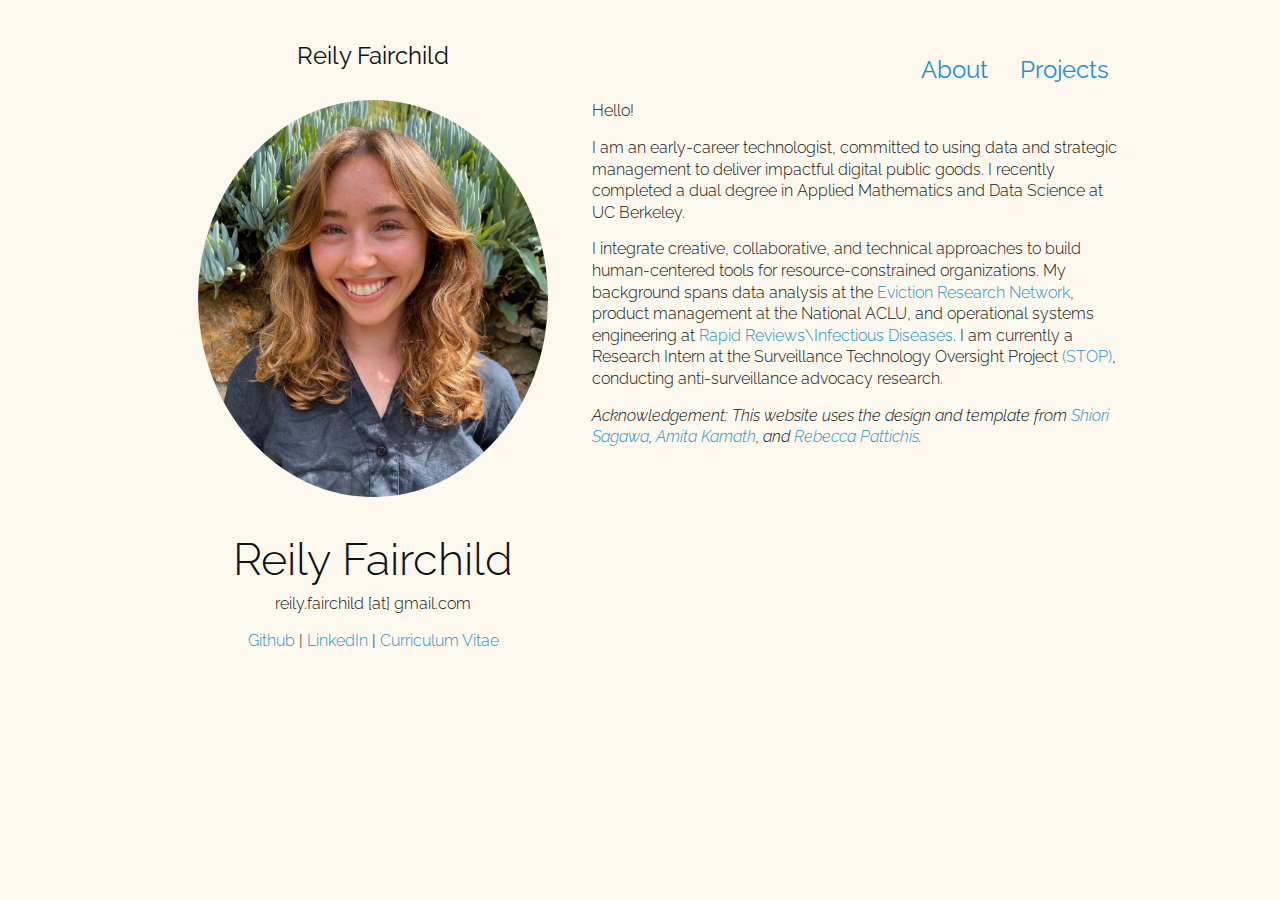
<file: index.html>
<!DOCTYPE html>
<html>
  <head>
  <meta charset="utf-8">
  <meta http-equiv="X-UA-Compatible" content="IE=edge">
  <meta name="viewport" content="width=device-width, initial-scale=1">

  <title>Reily Fairchild</title>
 <!-- <link rel="icon" type="image/x-icon" href="assets/images/website-emoji.png">-->
  <meta name="description" content="">
  <link href="//fonts.googleapis.com/css?family=Raleway:100,400,300,600" rel="stylesheet" type="text/css">
  <link href='https://fonts.googleapis.com/css?family=PT+Sans:400,700,400italic,700italic|Source+Sans+Pro:400,700,200,300|Josefin+Sans:400,600,700,300' rel='stylesheet' type='text/css'>
  <link href="https://maxcdn.bootstrapcdn.com/font-awesome/4.5.0/css/font-awesome.min.css" rel="stylesheet">

  <link rel="stylesheet" href="assets/css/style.css">
</head>


  <body>
  <div class="wrapper">
<div class="float-container" style="margin-top:40px;">
	<div class="buttons">
	<div class="float-child-left" style="text-align:center;">
		<p style="font-size:150%;"><b>Reily Fairchild</b></p>
	</div>
	<div class="float-child-right" style="text-align:center;">
	<ul>
		<li><a style="font-size:150%;" href="research.html"><b>Projects</b></a></li> 
		<!--- <li><a style="font-size:150%;" href="research.html"><b>Research</b></a></li> -->
		<li><a style="font-size:150%;" href="index.html"><b>About</b></a></li>
	</ul>
	   <!--<p ><a style="font-size:150%;" href="index.html"><b>About</b></a> | <a style="font-size:150%;" href="research.html"><b>Research</b></a> | <a style="font-size:150%;" href="art.html"><b>Art</b></a></p>-->
  	</div>
	</div>
	<br>
  <div class="float-child-left" style="text-align:center;">
    <!-- For circle:  -->
    <!-- <img alt="image" style="width:180px;margin-bottom:20px;margin-right:20px;border-radius:100px;" src="assets/images/headshot.jpeg"> -->
    <!-- For square:  -->
    <img alt="image" style="width:350px;margin-bottom:15px;border-radius:50%;" src="assets/images/profile-pic.jpeg">
    <h1>Reily Fairchild</h1>
    <p>reily.fairchild [at] gmail.com</p>
    <p>
      <a href="https://github.com/reilyfairchild" target="_blank" rel="noopener noreferrer">Github</a> | <a href="https://www.linkedin.com/in/reily-fairchild/" target="_blank" rel="noopener noreferrer">LinkedIn</a> | <a  href="/assets/documents/Reily Fairchild Resume.pdf" target="_blank" rel="noopener noreferrer">Curriculum Vitae</a> 
    </p>
    <!--<p><a href="/assets/documents/Reily Fairchild Resume.pdf" target="_blank" rel="noopener noreferrer">CV</a></p>-->
  </div>
  <div class="float-child-right">
  	<div>
	<p>Hello!</p>

      <p>I am an early-career technologist, committed to using data and strategic management to deliver impactful digital public goods. I recently completed a dual degree in Applied Mathematics and Data Science at UC Berkeley. </p>
      <p> I integrate creative, collaborative, and technical approaches to build human-centered tools for resource-constrained organizations. My background spans data analysis at the <a href="https://evictionresearch.net/" target="_blank" rel="noopener noreferrer">Eviction Research Network</a>, product management at the National ACLU, and operational systems engineering at <a href="https://rrid.mitpress.mit.edu/" target="_blank" rel="noopener noreferrer">Rapid Reviews\Infectious Diseases</a>. I am currently a Research Intern at the Surveillance Technology Oversight Project  <a href="https://www.stopspying.org/research-projects" target="_blank" rel="noopener noreferrer">(STOP)</a>, conducting anti-surveillance advocacy research.</p>
  	</div>
    <!--<h2>EDUCATION</h2>
    <div>
      <p>Double Major in Applied Mathematics and Data Science, UC Berkeley</p>
      
    </div>-->
</div>
</div>




<!--<div style="clear:left;margin-top:5px;">

  <h2>PUBLICATIONS</h2>
  <div>
	<p class="paper">
	<p>Alvero, A., & <u>Pattichis, R.</u> (2024, July). <b>Multilingualism and Mismatching: Identification and Analysis of
		Spanish Language Usage in College Admissions Essays.</b> Poetics.
  <br>[<a href="https://www.sciencedirect.com/science/article/pii/S0304422X24000421">PAPER</a>]</br></p>
	  
	<p><u>Pattichis, R.</u> (2024). <b>Grounding Code-Switching Evaluation to Community Speech Patterns.</b> [Masters Thesis,
		UCLA]. UCLA ProQuest Repository. Advisor: Prof. Nanyun Peng.
  <br>[<a href="https://search.proquest.com/openview/ae4e956dfefaab26a64fb176c3d8c0ed/1">PAPER</a>]</br></p>
	  
	<p>Wan, Y., Subramonian, A., Ovalle, A., Lin, Z., Suvarna, A., Chance, C., Bansal, H., <u>Pattichis, R.</u>, & Chang, K.
		(2024, April). <b>Survey of Bias In Text-to-Image Generation: Definition, Evaluation, and Mitigation.</b>
		ArXiv.
  <br>[<a href="https://arxiv.org/abs/2404.01030">PAPER</a>]</br></p>
	  
	<p><u>Pattichis, R.</u>, & Pattichis, M. (2024, March). <b>Understanding Neural Network Systems for Image Analysis
		using Vector Spaces.</b> In The IEEE Southwest Symposium on Image Analysis and Interpretation (SSIAI).
  <br>[<a href="https://arxiv.org/abs/2402.00261">PAPER</a>] | [<a href="https://github.com/rpattichis/SSIAI_VectorSpaces">CODE</a>]</br></p>
	  
	<p><u>Pattichis, R.</u>, LaCasse, D., Trawick, S., & Torres Cacoullos, R. (2023, December). <b>Code-switching Metrics Using
		Intonation Units.</b> In The 2023 Conference on Empirical Methods in Natural Language Processing (EMNLP).
  <br>[<a href="https://aclanthology.org/2023.emnlp-main.1047/">PAPER</a>] | [<a href="https://github.com/rpattichis/IU-Boundary_constraint_code">CODE</a>]</br></p>

	<p>Vinella, A., Capetz, M0., <u>Pattichis, R.</u>, Chance, C., Ghosh, R., & Chang, K. (2023, October). <b>Leveraging Language
		Models to Detect Greenwashing.</b> ArXiv.
  <br>[<a href="https://arxiv.org/abs/2311.01469">PAPER</a>]</br></p>

	<p><u>Pattichis, R.</u> (2022). <b>Centering the Voices of First-Generation Immigrant Youth: Multilingual NLP Methods in
		the Translanguaging Context.</b> [Undergraduate Honors Thesis, Stanford University]. Stanford Digital Repository.
		Advisor: Prof. Christopher Manning.
    <br>[<a href="https://searchworks.stanford.edu/view/nd602zq5759">PAPER</a>]</br>
  </p>
  </p>
    </p>
</div>
</div>

<div>
  <h2>WORK EXPERIENCE</h2>
  <div>
    <p>
      <ul>
	<li> Feb 2025 -- Present, Program Coordinator and Data Analyst, UCLA's Engineering Pathway Program.</li>
	<li> Sept 2024 -- Feb 2025, Research Associate, CYENS Centre of Excellence. </li>
	<li> Sept 2022 -- Sept 2024, Google DeepMind Fellow, UCLA. </li>
	<li> June 2021 -- Sept 2021, Software Engineer, Raheem AI. </li>
	<li> June 2020 -- Sept 2020, Research Intern, Stanford Computational Policy Lab. </li>
	<li> Sept 2018 -- June 2022, Lead Community Coordinator, Stanford University, El Centro Chicano y Latino. </li>
      </ul>
    </p>
  </div>
</div>

<div>
  <h2>FELLOWSHIPS, HONORS, AWARDS</h2>
  <div>
    <p>
      <ul>
        <li> Google DeepMind Fellow, UCLA, 2022--2024.</li>
        <li> Class of 2022 Stanford Award of Excellence, Stanford University, 2022. </li>
		<li> Cecilia and Tony Burciaga Community Development Award, Stanford's El Centro Chicano y Latino, 2022. </li>
		<li> Latinx Students in Technology Scholarship, Cadence, 2021.</li>
        <li> CS for Social Good Fellowship, Stanford University, 2021. </li>
		<li> VPUE STEM Fellow, Stanford University, 2020. </li>
      </ul>
    </p>
  </div>
</div>

<div>
  <h2>TEACHING & MENTORING</h2>
  <div>
    <p>
      <ul>
		<li> Sept 2024 -- June 2025, Undergraduate Thesis Mentor, University of Cyprus. </li>
		<li> June 2024 -- July 2024, Lecturer for CS30: Principles and Practices of Computing, UCLA. </li>
		<li> June 2023 -- Aug 2023, Machine Learning Graduate Tutor, Break Through Tech AI. </li>
      </ul>
    </p>
  </div>
</div>

<br>-->

<br>
<div>
	<p><i>Acknowledgement: This website uses the design and template from <a href="https://cs.stanford.edu/~ssagawa/" target="_blank" rel="noopener noreferrer">Shiori Sagawa</a>,  <a href="https://amitakamath.github.io/" target="_blank" rel="noopener noreferrer">Amita Kamath</a>, and <a href="https://rpattichis.github.io/" target="_blank" rel="noopener noreferrer">Rebecca Pattichis</a>.</i></p>
</div>

<br>

      </div>
    </div>


  </body>

</html>
</file>
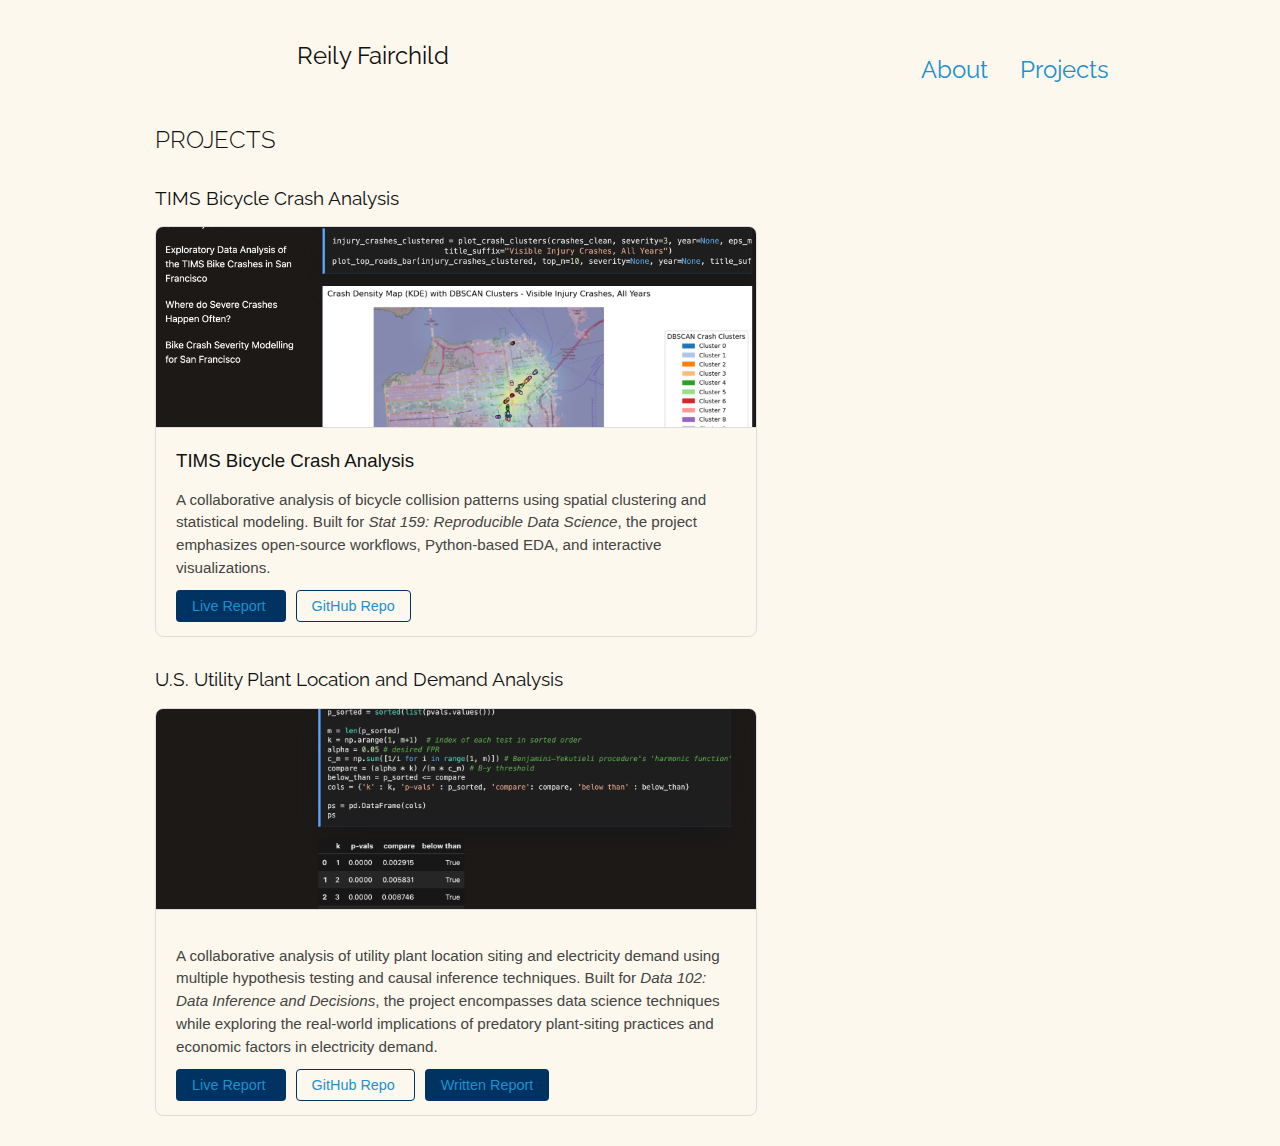
<file: research.html>
<!DOCTYPE html>
<html>
<head>
  <meta charset="utf-8">
  <meta http-equiv="X-UA-Compatible" content="IE=edge">
  <meta name="viewport" content="width=device-width, initial-scale=1">

  <title>Reily Fairchild</title>
  <link rel="icon" type="image/x-icon" href="assets/images/website-emoji.png">
  <meta name="description" content="">
  <link href="//fonts.googleapis.com/css?family=Raleway:100,400,300,600" rel="stylesheet" type="text/css">
  <link href='https://fonts.googleapis.com/css?family=PT+Sans:400,700,400italic,700italic|Source+Sans+Pro:400,700,200,300|Josefin+Sans:400,600,700,300' rel='stylesheet' type='text/css'>
  <link href="https://maxcdn.bootstrapcdn.com/font-awesome/4.5.0/css/font-awesome.min.css" rel="stylesheet">

  <link rel="stylesheet" href="assets/css/style.css">
</head>
<body class="wrapper">
 <div class="float-container" style="margin-top:40px;">
<div class="buttons">
	<div class="float-child-left" style="text-align:center;">
		<p style="font-size:150%;"><b>Reily Fairchild</b></p>
	</div>
	<div class="float-child-right" style="text-align:center;">
	<ul>
		<!--<li><a style="font-size:150%;" href="art.html"><b>Art</b></a></li> -->
		<li><a style="font-size:150%;" href="research.html"><b>Projects</b></a></li>
		<li><a style="font-size:150%;" href="index.html"><b>About</b></a></li>
	</ul>
	   <!--<p ><a style="font-size:150%;" href="index.html"><b>About</b></a> | <a style="font-size:150%;" href="research.html"><b>Research</b></a> | <a style="font-size:150%;" href="art.html"><b>Art</b></a></p>-->
  	</div>
	</div>
 </div>
	<br>
	 
  <h2>PROJECTS</h2>
	<!--<p>Below are some sample projects and research.</p>-->
  <div>

	<h3><b>TIMS Bicycle Crash Analysis</b></h3>

<div class="project-card" style="border: 1px solid #ddd; border-radius: 8px; overflow: hidden; max-width: 600px; margin-bottom: 30px; font-family: sans-serif;">
    <a href="https://ucb-stat-159-f25.github.io/final-group07/" target="_blank">
        <img src="assets/images/tims-preview.png" alt="TIMS Analysis Preview" style="width: 100%; height: 200px; object-fit: cover; border-bottom: 1px solid #ddd; background-color: #f0f0f0;">
    </a>
    
    <div style="padding: 20px;">
        <h3 style="margin-top: 0;"><b>TIMS Bicycle Crash Analysis</b></h3>
        <p style="font-size: 0.95em; color: #444; line-height: 1.5;">
            A collaborative analysis of bicycle collision patterns using spatial clustering and statistical modeling. 
            Built for <i>Stat 159: Reproducible Data Science</i>, the project emphasizes open-source workflows, 
            Python-based EDA, and interactive visualizations.
        </p>
        <div style="margin-top: 15px;">
            <a href="https://ucb-stat-159-f25.github.io/final-group07/" target="_blank" 
               style="background: #003262; color: white; padding: 8px 16px; text-decoration: none; border-radius: 4px; font-size: 0.9em; margin-right: 10px;">
               Live Report
            </a>
            <a href="https://github.com/reilyfairchild/stat159-final" target="_blank" 
               style="border: 1px solid #003262; color: #003262; padding: 7px 15px; text-decoration: none; border-radius: 4px; font-size: 0.9em;">
               GitHub Repo
            </a>
        </div>
    </div>
</div>

<h3><b>U.S. Utility Plant Location and Demand Analysis</b></h3>
<div class="project-card" style="border: 1px solid #ddd; border-radius: 8px; overflow: hidden; max-width: 600px; margin-bottom: 30px; font-family: sans-serif;">
    <a href="https://reilyfairchild.github.io/Data102_Final_Project" target="_blank">
        <img src="assets/images/102-preview.png" alt="102 Analysis Preview" style="width: 100%; height: 200px; object-fit: cover; border-bottom: 1px solid #ddd; background-color: #f0f0f0;">
    </a>
    
    <div style="padding: 20px;">
        <h3 style="margin-top: 0;"><b></b></h3>
        <p style="font-size: 0.95em; color: #444; line-height: 1.5;">
            A collaborative analysis of utility plant location siting and electricity demand using multiple hypothesis testing and causal inference techniques. 
            Built for <i>Data 102: Data Inference and Decisions</i>, the project encompasses data science techniques while exploring the real-world implications of predatory plant-siting practices and economic factors in electricity demand.
        </p>
        <div style="margin-top: 15px;">
            <a href="https://reilyfairchild.github.io/Data102_Final_Project" target="_blank" 
               style="background: #003262; color: white; padding: 8px 16px; text-decoration: none; border-radius: 4px; font-size: 0.9em; margin-right: 10px;">
               Live Report
            </a>
            <a href="https://github.com/reilyfairchild/Data102_Final_Project" target="_blank" 
               style="border: 1px solid #003262; color: #003262; padding: 7px 15px; text-decoration: none; border-radius: 4px; font-size: 0.9em; margin-right: 10px;">
               GitHub Repo
            </a>
			 <a href="assets/documents/102-written.pdf" target="_blank" 
               style="background: #003262; color: white; padding: 8px 16px; text-decoration: none; border-radius: 4px; font-size: 0.9em;">
               Written Report
            </a>
        </div>
    </div>
</div>
<!--
	<p>Alvero, A., & <u>Pattichis, R.</u> (2024). <b>Multilingualism and mismatching: Spanish language usage in college admissions essays.</b> <i>Poetics, 105</i>, 101903.
  <br>[<a href="https://www.sciencedirect.com/science/article/abs/pii/S0304422X24000421?casa_token=7I7ka_UZ7RIAAAAA:2C92kKhC_AH2jTrn5yyFCk3ybHcduJxNQ_Pm5FdPBGjgtK2O-DbcE_W-yuAuwCNpNeNP1UilMA">PAPER</a>]</br></p>

	<p><u>Pattichis, R.</u>, LaCasse, D., Trawick, S., & Torres Cacoullos, R. (2023, December). <b>Code-switching Metrics Using
		Intonation Units.</b> In <i>Proceedings of the 2023 Conference on Empirical Methods in Natural Language Processing (EMNLP)</i> (pp. 16840-16849).
  <br>[<a href="https://aclanthology.org/2023.emnlp-main.1047/">PAPER</a>] | [<a href="https://github.com/rpattichis/IU-Boundary_constraint_code">CODE</a>]</br></p>
	  
	<p><u>Pattichis, R.</u> (2024). <b>Grounding Code-Switching Evaluation to Community Speech Patterns.</b> [Masters Thesis,
		UCLA]. UCLA ProQuest Repository. Advisor: Prof. Nanyun Peng.
  <br>[<a href="https://search.proquest.com/openview/ae4e956dfefaab26a64fb176c3d8c0ed/1">PAPER</a>] | [<a href="https://github.com/rpattichis/IU-Boundary_constraint_code">CODE</a>]</br></p>

	<p><u>Pattichis, R.</u> (2022). <b>Centering the Voices of First-Generation Immigrant Youth: Multilingual NLP Methods in
		the Translanguaging Context.</b> [Undergraduate Honors Thesis, Stanford University]. Stanford Digital Repository.
		Advisor: Prof. Christopher Manning.
    <br>[<a href="https://searchworks.stanford.edu/view/nd602zq5759">PAPER</a>]</br>
  </p>
  </p>

	<h3><b>Model Interpretability, Auditing, and Bias Detection</b></h3>
	<p class="paper">
	<p>Wan, Y., Subramonian, A., Ovalle, A., Lin, Z., Suvarna, A., Chance, C., Bansal, H., <u>Pattichis, R.</u>, & Chang, K.
		(2024). <b>Survey of bias In text-to-image generation: Definition, evaluation, and mitigation.</b> <i>arXiv preprint arXiv:2404.01030.</i>
		ArXiv.
  <br>[<a href="https://arxiv.org/abs/2404.01030">PAPER</a>]</br></p>
	  
	<p><u>Pattichis, R.</u>, & Pattichis, M. (2024, March). <b>Understanding Neural Network Systems for Image Analysis
		using Vector Spaces.</b> In <i>2024 IEEE Southwest Symposium on Image Analysis and Interpretation (SSIAI)</i> (pp. 73-76). IEEE.
  <br>[<a href="https://arxiv.org/abs/2402.00261">PAPER</a>] | [<a href="https://github.com/rpattichis/SSIAI_VectorSpaces">CODE</a>]</br></p>
  </p>

	<h3><b>NLP Applications</b></h3>
	<p class="paper">
	<p>Vinella, A., Capetz, M., <u>Pattichis, R.</u>, Chance, C., Ghosh, R., & Chang, K. (2023). <b>Leveraging language models to detect greenwashing.</b> 
		<i>arXiv preprint arXiv:2311.01469.</i>.
  <br>[<a href="https://arxiv.org/abs/2311.01469">PAPER</a>]</br></p>
  </p>
    </p>

-->
</div>


</div>
</div>
  </div>
</body>
</html>
</file>
<file: assets/css/style.css>
/**
 *  * Reset some basic elements
 *   */
body, h1, h2, h3, h4, h5, h6,
p, blockquote, pre, hr,
dl, dd, ol, ul, figure {
  margin: 0;
  padding: 0; }

/**
 *  * Basic styling
 *   */
body {
  font: 300 16px/1.35 "Raleway", Helvetica, sans-serif;
  color: #111;
  background-color: #fcf8ed;
  -webkit-text-size-adjust: 100%;
  -webkit-font-feature-settings: "kern" 1;
  -moz-font-feature-settings: "kern" 1;
  -o-font-feature-settings: "kern" 1;
  font-feature-settings: "kern" 1;
  font-kerning: normal; }

li {
  display: inline;
  float: right;
  padding: 14px 16px;
}

/**
 *  * Set `margin-bottom` to maintain vertical rhythm
 *   */
h1, h2, h3, h4, h5, h6,
p, blockquote, pre,
ul, ol, dl, figure,
.highlight {
  margin-bottom: 15px; }

/**
 *  * Images
 *   */
img {
  max-width: 100%;
  vertical-align: middle; }

/**
 *  * Figures
 *   */
figure > img {
  display: block; }

figcaption {
  font-size: 14px; }

/**
 *  * Lists
 *   */
ul, ol {
  margin-left: 30px; }

li > ul,
li > ol {
  margin-bottom: 0; }

/**
 *  * Headings
 *   */
h1, h2, h3, h4, h5, h6 {
  font-weight: 300;
  margin-top: 30px; }

h1 {
  font-weight: 300;
  font-size: 45px;
  line-height: 0.8; }

/**
 *  * Links
 *   */
a {
  color: #1C91CD !important;
  text-decoration: none; }
  a:visited {
    color: #1756a9; }
  a:hover {
    color: #1C91CD !important;
    border-bottom: 1px dotted black; }
  a.page-link {
    color: #aaa !important; }
    a.page-link:hover {
      color: #111;
      border-bottom: 1px dotted black; }
  a.postLink {
    color: black !important; }
    a.postLink:hover {
      border-bottom: 1px dotted black; }
    a.postLink:visited {
      color: "crimson" !important; }
  a.post-title-link {
    color: black !important; }
    a.post-title-link:hover {
      border-bottom: 1px dotted black !important; }
    a.post-title-link:visited {
      color: "crimson" !important; }

/**
 *  * Blockquotes
 *   */
blockquote {
  color: #828282;
  border-left: 4px solid #e8e8e8;
  padding-left: 15px;
  font-size: 18px;
  letter-spacing: -1px;
  font-style: italic; }
  blockquote > :last-child {
    margin-bottom: 0; }

/**
 *  * Code formatting
 *   */
pre,
code {
  font-size: 15px;
  border: 1px solid #e8e8e8;
  border-radius: 3px;
  background-color: #eef; }

code {
  padding: 1px 5px; }

pre {
  padding: 8px 12px;
  overflow-x: auto; }
  pre > code {
    border: 0;
    padding-right: 0;
    padding-left: 0; }

.buttons {
  text-align: center;
  margin-top: 0.5em;
}

.wrapper {
  max-width: calc(1000px - (30px * 2));
  margin-right: auto;
  margin-left: auto;
  padding-right: 10px;
  padding-left: 10px; }
  @media screen and (max-width: 1500px) {
    .wrapper {
      max-width: calc(1000px - (30px));
      padding-right: 15px;
      padding-left: 15px; } } 

/**
 *  * Wrapper
 *   
.wrapper {
  max-width: -webkit-calc(1500px - (15px * 2));
  max-width: calc(1500px - (30px * 2));
  margin-right: auto;
  margin-left: auto;
  padding-right: 10px;
  padding-left: 10px; }
  @media screen and (max-width: 1500px) {
    .wrapper {
      max-width: -webkit-calc(1500px - (30px));
      max-width: calc(1500px - (30px));
      padding-right: 15px;
      padding-left: 15px; } } 

/*.wrapper {
  max-width: calc(1500px - (30px * 2));
  margin-right: auto;
  margin-left: auto; } */

/**
 *  * Clearfix
 *   */
.wrapper:after, .footer-col-wrapper:after {
  content: "";
  display: table;
  clear: both; }

/**
 *  * Icons
 *   */
.icon > svg {
  display: inline-block;
  width: 16px;
  height: 16px;
  vertical-align: middle; }
  .icon > svg path {
    fill: #828282; }

.post {
  font-family: "Source Sans Pro";
  font-size: 18px;
  font-weight: 300;
  padding-top: 0; }

.float-container {
    padding-bottom: 2em; 
  }

.float-child-left {
    width: 45%;
    float: left; } 

.float-child-right {
    width: 55%;
    float:left; }

.home {
  padding-bottom: 2em; }

.download {
  padding: 10px; }

.authorKeyword {
  text-transform: uppercase;
  font-size: 16px;
  letter-spacing: 2px;
  text-indent: 2px;
  padding-top: 0.5em; }

.writtenBy {
  letter-spacing: 0;
  text-indent: 0;
  text-transform: uppercase; }

.archive-intro {
  font-size: 14px;
  text-transform: uppercase;
  letter-spacing: 2px;
  text-indent: 2px; }

.archiveIntro {
  text-align: center; }

.hint {
  text-transform: uppercase;
  font-size: 11px;
  letter-spacing: 2px;
  text-indent: 2px; }

.example {
  font-family: 'Menlo';
  padding: 10px; }

.manual {
  text-transform: uppercase;
  font-size: 16px;
  letter-spacing: 2px;
  text-indent: 2px; }

.postContent {
  padding-top: 3.5em;
  text-align: center; }

.postDate {
  float: left;
  text-transform: uppercase;
  font-family: "Source Sans Pro";
  font-size: 16px;
  font-weight: 300;
  letter-spacing: 2px;
  text-indent: 2px; }

.postTag {
  float: right; }

.postTitle {
  font-size: 20px;
  font-weight: 400;
  text-align: center;
  text-transform: uppercase;
  letter-spacing: 3px;
  text-indent: 3px; }

.sectionTitle {
  font-size: 20px;
  font-weight: 400;
  text-align: left;
  text-transform: uppercase;
  letter-spacing: 3px;
  text-indent: 0px; }

/**
 *  * Site header
 *   */
.site-header {
  border-top: 5px solid #424242;
  border-bottom: 1px solid #e8e8e8;
  min-height: 56px;
  position: relative; }

.site-title {
  font-size: 60px;
  font-weight: 100;
  font-family: 'PT Sans';
  text-transform: capitalize;
  font-weight: 500;
  margin-top: 0.5em; }
  .site-title, .site-title:visited {
    color: #424242; }

.site-description {
  font-size: 14px;
  letter-spacing: 2px;
  text-indent: 6px;
  font-family: 'Josefin Sans'; }

.exclamationMark {
  padding-left: 2em;
  padding-right: 2em; }

.exclamationMarkLeft {
  padding-left: 0em;
  padding-right: 2em; }

.exclamationMarkRight {
  padding-left: 2em;
  padding-right: 0em; }

.site-navigation {
  color: #aaa;
  text-transform: uppercase;
  font-size: 15px;
  letter-spacing: 2px;
  text-indent: 6px;
  font-family: 'Josefin Sans';
  font-weight: 300;
  padding-top: 3em;
  padding-bottom: 1.2em; }

.page-title {
  text-transform: uppercase;
  letter-spacing: 2px;
  text-indent: 2px;
  font-family: "PT Sans";
  font-size: 12px; }

.page-tagline {
  font-size: 18px;
  font-family: "PT Sans";
  color: #aaaaaa;
  text-align: center;
  text-transform: lowercase; }

.page-link {
  color: #aaaaaa; }

.site-nav .page-link {
  color: #111;
  line-height: 1.35; }
  .site-nav .page-link:not(:last-child) {
    margin-right: 20px; }
@media screen and (max-width: 600px) {
  .site-nav {
    position: absolute;
    top: 9px;
    right: 15px;
    background-color: #fdfdfd;
    border: 1px solid #e8e8e8;
    border-radius: 5px;
    text-align: right; }
    .site-nav .menu-icon {
      display: block;
      float: right;
      width: 36px;
      height: 26px;
      line-height: 0;
      padding-top: 10px;
      text-align: center; }
      .site-nav .menu-icon > svg {
        width: 18px;
        height: 15px; }
        .site-nav .menu-icon > svg path {
          fill: #424242; }
    .site-nav .trigger {
      clear: both;
      display: none; }
    .site-nav:hover .trigger {
      display: block;
      padding-bottom: 5px; }
    .site-nav .page-link {
      display: block;
      padding: 5px 10px;
      margin-left: 30px; }
      .site-nav .page-link:not(:last-child) {
        margin-right: 0; } }

/**
 *  * Site footer
 *   */
.site-footer {
  border-top: 1px solid #e8e8e8;
  padding: 15px 0; }

.footer-heading {
  font-size: 18px;
  margin-bottom: 15px; }

.contact-list,
.social-media-list {
  list-style: none;
  margin-left: 0; }

.small-site-title {
  font-family: "PT Sans"; }

.footer-col-wrapper {
  font-size: 15px;
  color: #828282;
  margin-left: -15px; }

.footer-content {
  font-family: "Josefin Sans";
  font-weight: 300;
  letter-spacing: 1px; }

.footer-col {
  float: left;
  margin-bottom: 15px;
  padding-left: 15px; }

.footer-col-1 {
  width: -webkit-calc(45% - (30px / 2));
  width: calc(45% - (30px / 2)); }

.footer-col-2 {
  width: -webkit-calc(35% - (30px / 2));
  width: calc(35% - (30px / 2)); }

.footer-col-3 {
  width: -webkit-calc(20% - (30px / 2));
  width: calc(20% - (30px / 2)); }

@media screen and (max-width: 800px) {
  .footer-col-1,
  .footer-col-2 {
    width: -webkit-calc(50% - (30px / 2));
    width: calc(50% - (30px / 2)); }

  .footer-col-3 {
    width: -webkit-calc(100% - (30px / 2));
    width: calc(100% - (30px / 2)); } }
@media screen and (max-width: 600px) {
  .footer-col {
    float: none;
    width: -webkit-calc(100% - (30px / 2));
    width: calc(100% - (30px / 2)); } }
/**
 *  * Page content
 *   */
.page-content {
  padding: 0; }

.page-heading {
  font-size: 20px; }

.post-list {
  margin-left: 0;
  list-style: none; }
  .post-list > li {
    margin-bottom: 30px; }

.post-meta {
  font-size: 14px;
  color: #828282;
  text-transform: uppercase;
  font-size: 16px; }

.post-link {
  display: block;
  font-size: 24px; }

/**
 *  * Posts
 *   */
.post-header {
  margin-bottom: 30px; }

.post-title {
  font-size: 40px;
  text-align: center;
  font-family: "PT Sans";
  font-weight: 600; }
  @media screen and (max-width: 800px) {
    .post-title {
      font-size: 36px; } }

.post-content {
  margin-bottom: 15px;
  padding-bottom: 5px !important; }
  .post-content p {
    font-size: 18px; }
  .post-content h2 {
    font-size: 30px; }
    @media screen and (max-width: 800px) {
      .post-content h2 {
        font-size: 26px; } }
  .post-content h3 {
    font-size: 24px; }
    @media screen and (max-width: 800px) {
      .post-content h3 {
        font-size: 20px; } }
  .post-content h4 {
    font-size: 18px; }
    @media screen and (max-width: 800px) {
      .post-content h4 {
        font-size: 16px; } }

/**
 *  * Syntax highlighting styles
 *   */
.highlight {
  background: #fff; }
  .highlighter-rouge .highlight {
    background: #eef; }
  .highlight .c {
    color: #998;
    font-style: italic; }
  .highlight .err {
    color: #a61717;
    background-color: #e3d2d2; }
  .highlight .k {
    font-weight: bold; }
  .highlight .o {
    font-weight: bold; }
  .highlight .cm {
    color: #998;
    font-style: italic; }
  .highlight .cp {
    color: #999;
    font-weight: bold; }
  .highlight .c1 {
    color: #998;
    font-style: italic; }
  .highlight .cs {
    color: #999;
    font-weight: bold;
    font-style: italic; }
  .highlight .gd {
    color: #000;
    background-color: #fdd; }
  .highlight .gd .x {
    color: #000;
    background-color: #faa; }
  .highlight .ge {
    font-style: italic; }
  .highlight .gr {
    color: #a00; }
  .highlight .gh {
    color: #999; }
  .highlight .gi {
    color: #000;
    background-color: #dfd; }
  .highlight .gi .x {
    color: #000;
    background-color: #afa; }
  .highlight .go {
    color: #888; }
  .highlight .gp {
    color: #555; }
  .highlight .gs {
    font-weight: bold; }
  .highlight .gu {
    color: #aaa; }
  .highlight .gt {
    color: #a00; }
  .highlight .kc {
    font-weight: bold; }
  .highlight .kd {
    font-weight: bold; }
  .highlight .kp {
    font-weight: bold; }
  .highlight .kr {
    font-weight: bold; }
  .highlight .kt {
    color: #458;
    font-weight: bold; }
  .highlight .m {
    color: #099; }
  .highlight .s {
    color: #d14; }
  .highlight .na {
    color: #008080; }
  .highlight .nb {
    color: #0086B3; }
  .highlight .nc {
    color: #458;
    font-weight: bold; }
  .highlight .no {
    color: #008080; }
  .highlight .ni {
    color: #800080; }
  .highlight .ne {
    color: #900;
    font-weight: bold; }
  .highlight .nf {
    color: #900;
    font-weight: bold; }
  .highlight .nn {
    color: #555; }
  .highlight .nt {
    color: #000080; }
  .highlight .nv {
    color: #008080; }
  .highlight .ow {
    font-weight: bold; }
  .highlight .w {
    color: #bbb; }
  .highlight .mf {
    color: #099; }
  .highlight .mh {
    color: #099; }
  .highlight .mi {
    color: #099; }
  .highlight .mo {
    color: #099; }
  .highlight .sb {
    color: #d14; }
  .highlight .sc {
    color: #d14; }
  .highlight .sd {
    color: #d14; }
  .highlight .s2 {
    color: #d14; }
  .highlight .se {
    color: #d14; }
  .highlight .sh {
    color: #d14; }
  .highlight .si {
    color: #d14; }
  .highlight .sx {
    color: #d14; }
  .highlight .sr {
    color: #009926; }
  .highlight .s1 {
    color: #d14; }
  .highlight .ss {
    color: #990073; }
  .highlight .bp {
    color: #999; }
  .highlight .vc {
    color: #008080; }
  .highlight .vg {
    color: #008080; }
  .highlight .vi {
    color: #008080; }
  .highlight .il {
    color: #099; }

/* Experience */
exp {
  width: 100%; }

div#exp-text {
  width: 85%;
  float: left; }

div#exp-logo {
  margin-left: 90%; }

/* Dotted underline */
u.dotted {
  border-bottom: 1px dotted #999;
  text-decoration: none; }

section {
  display: block; }

p span {
  display: block; }
</file>
